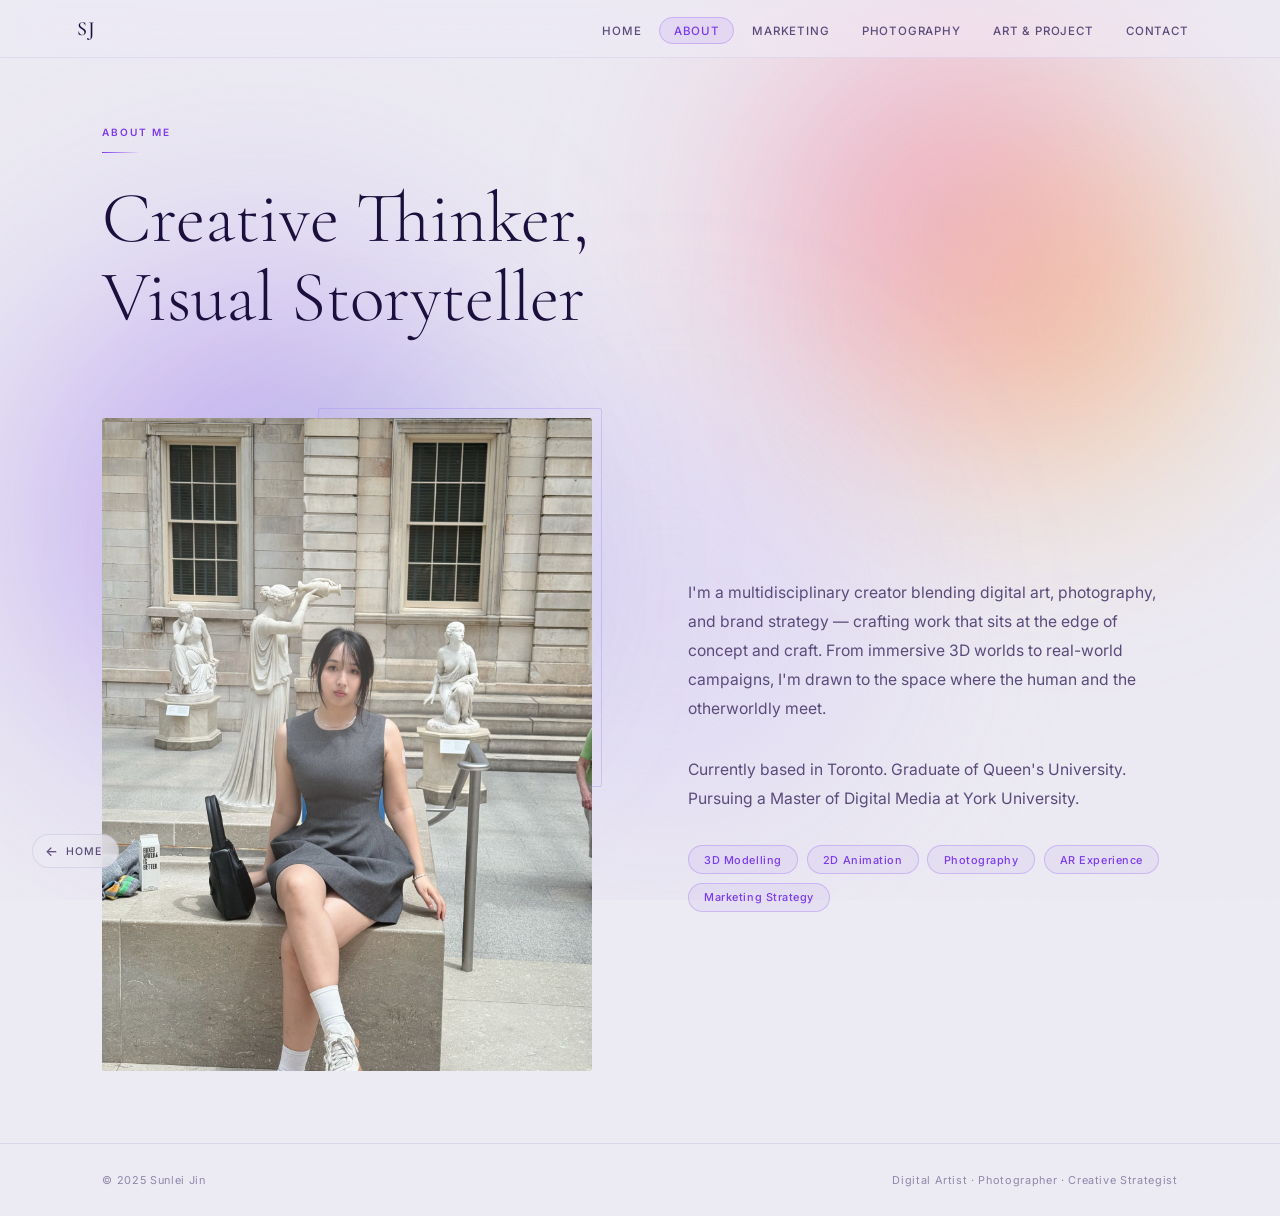
<file: about.html>
<!DOCTYPE html>
<html lang="en">
<head>
  <!-- Google tag (gtag.js) -->
<script async src="https://www.googletagmanager.com/gtag/js?id=G-15JGCM5Z6R"></script>
<script>
  window.dataLayer = window.dataLayer || [];
  function gtag(){dataLayer.push(arguments);}
  gtag('js', new Date());

  gtag('config', 'G-15JGCM5Z6R');
</script>
  <meta charset="UTF-8">
  <meta name="viewport" content="width=device-width, initial-scale=1.0">
  <title>About — Sunlei Jin</title>
  <link rel="preconnect" href="https://fonts.googleapis.com">
  <link rel="preconnect" href="https://fonts.gstatic.com" crossorigin>
  <link href="https://fonts.googleapis.com/css2?family=Cormorant+Garamond:ital,wght@0,300;0,400;0,500;1,300&family=Inter:wght@300;400;500;600&display=swap" rel="stylesheet">
  <link rel="stylesheet" href="assets/style.css">
</head>
<body>

<svg style="display:none" xmlns="http://www.w3.org/2000/svg">
  <defs>
    <filter id="strip-white" x="0" y="0" width="100%" height="100%" color-interpolation-filters="sRGB">
      <feColorMatrix type="matrix" in="SourceGraphic" result="m1" values="0 0 0 0 0  0 0 0 0 0  0 0 0 0 0  -1 -1 -1 0 3"/>
      <feColorMatrix type="matrix" in="SourceGraphic" result="m2" values="0 0 0 0 0  0 0 0 0 0  0 0 0 0 0  4 4 4 0 -0.3"/>
      <feComposite in="SourceGraphic" in2="m1" operator="in" result="s1"/>
      <feComposite in="s1" in2="m2" operator="in"/>
    </filter>
  </defs>
</svg>

<div class="aurora">
  <div class="blob b1"></div><div class="blob b2"></div>
  <div class="blob b3"></div><div class="blob b4"></div><div class="blob b5"></div>
</div>

<nav>
  <a href="index.html" class="nav-logo">SJ</a>
  <ul class="nav-links" id="navlinks">
    <li><a href="index.html">Home</a></li>
    <li><a href="about.html" class="active">About</a></li>
    <li><a href="marketing.html">Marketing</a></li>
    <li><a href="photography.html">Photography</a></li>
    <li><a href="art.html">Art & Project</a></li>
    <li><a href="contact.html">Contact</a></li>
  </ul>
  <button class="nav-ham" id="ham" aria-label="Menu">
    <svg width="22" height="22" viewBox="0 0 22 22" fill="none" stroke="currentColor" stroke-width="1.5">
      <line x1="3" y1="6" x2="19" y2="6"/><line x1="3" y1="11" x2="19" y2="11"/><line x1="3" y1="16" x2="19" y2="16"/>
    </svg>
  </button>
</nav>

<header class="page-hd">
  <span class="eyebrow">About Me</span>
  <div class="rule"></div>
  <h1 class="page-title">Creative Thinker,<br>Visual Storyteller</h1>
</header>

<section class="section">
  <div class="about">
    <div class="about-img-wrap fi">
      <div class="about-img" style="background:none;border:none;">
        <img src="assets/portrait.jpg" style="width:100%;height:100%;object-fit:cover;border-radius:2px;">
      </div>
      <div class="about-deco"></div>
    </div>
    <div class="fi" style="transition-delay:.12s">
      <p class="about-bio">
        I'm a multidisciplinary creator blending digital art, photography, and brand strategy —
        crafting work that sits at the edge of concept and craft.
        From immersive 3D worlds to real-world campaigns, I'm drawn to the space where
        the human and the otherworldly meet.
      </p>
      <p class="about-bio" style="margin-top:1rem;">
        Currently based in Toronto. Graduate of Queen's University.
        Pursuing a Master of Digital Media at York University.
      </p>
      <div class="chips" style="margin-top:2rem;">
        <span class="chip">3D Modelling</span>
        <span class="chip">2D Animation</span>
        <span class="chip">Photography</span>
        <span class="chip">AR Experience</span>
        <span class="chip">Marketing Strategy</span>
      </div>
    </div>
  </div>
</section>

<footer>
  <span>© 2025 Sunlei Jin</span>
  <span>Digital Artist · Photographer · Creative Strategist</span>
</footer>

<a href="index.html" class="back-btn" aria-label="Back to home">
  <span class="back-arr">←</span>
  <span>Home</span>
</a>

<script>
  window.addEventListener('load', () => document.body.classList.add('loaded'));
  document.querySelectorAll('a[href]').forEach(a => {
    const href = a.getAttribute('href') || '';
    if (!href.startsWith('#') && !href.startsWith('mailto') && !href.startsWith('tel') && !href.startsWith('http')) {
      a.addEventListener('click', e => {
        e.preventDefault();
        document.body.classList.remove('loaded');
        setTimeout(() => location.href = href, 340);
      });
    }
  });
  document.getElementById('ham').addEventListener('click', () => {
    document.getElementById('navlinks').classList.toggle('open');
  });
  const obs = new IntersectionObserver(entries => {
    entries.forEach(e => { if (e.isIntersecting) e.target.classList.add('in'); });
  }, { threshold: 0.08 });
  document.querySelectorAll('.fi').forEach(el => obs.observe(el));
</script>
</body>
</html>
</file>
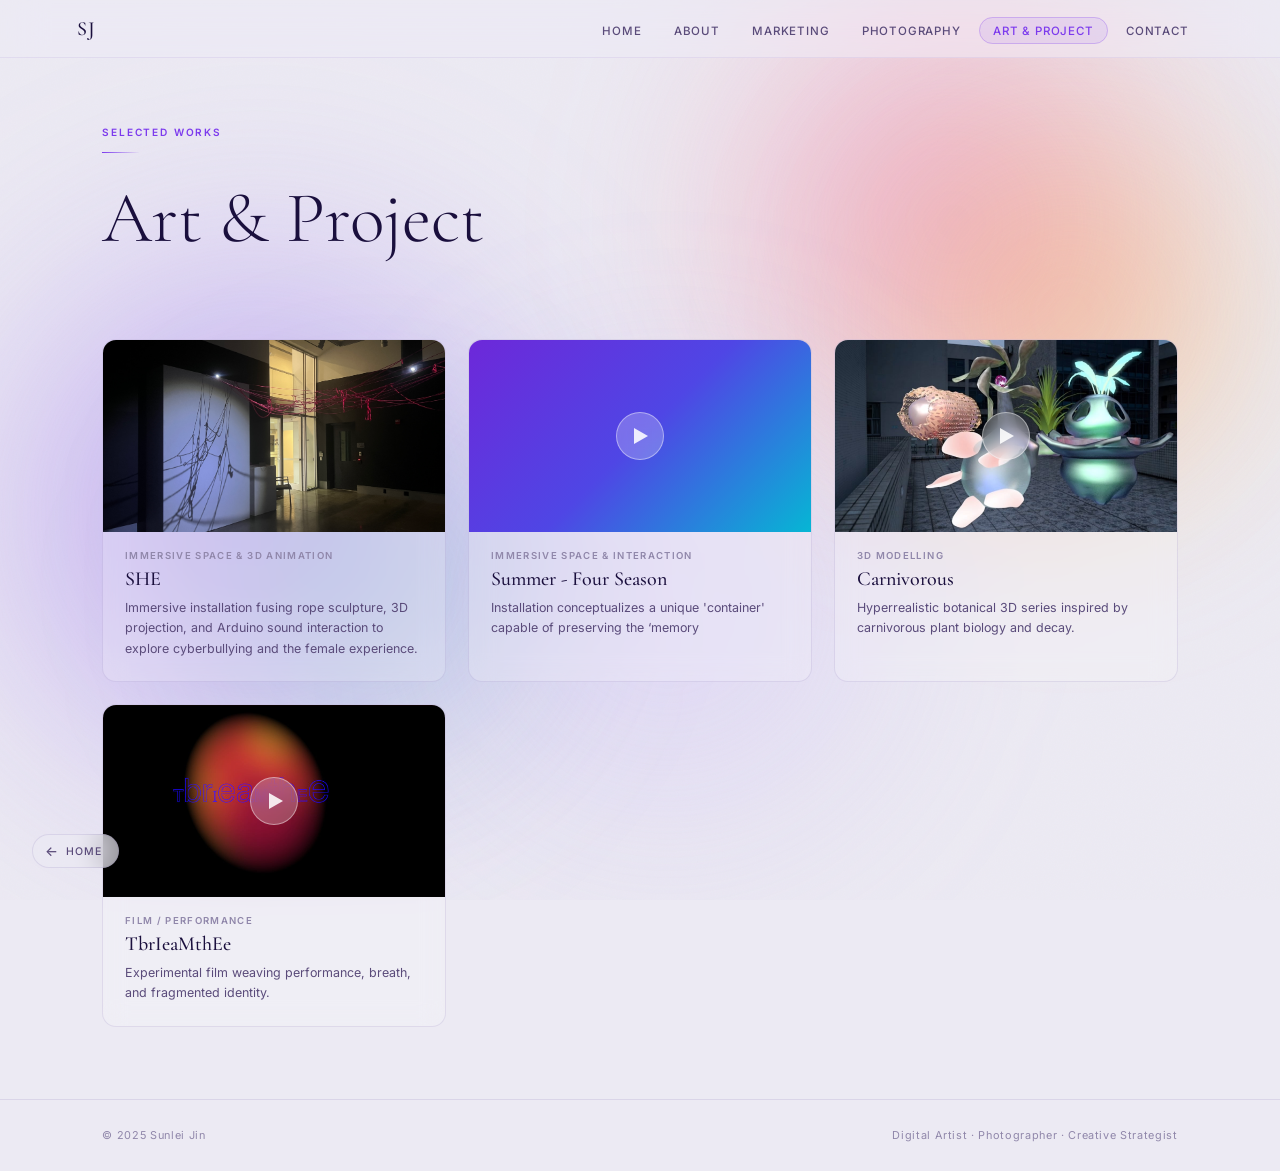
<file: art.html>
<!DOCTYPE html>
<html lang="en">
<head>
  <!-- Google tag (gtag.js) -->
<script async src="https://www.googletagmanager.com/gtag/js?id=G-15JGCM5Z6R"></script>
<script>
  window.dataLayer = window.dataLayer || [];
  function gtag(){dataLayer.push(arguments);}
  gtag('js', new Date());

  gtag('config', 'G-15JGCM5Z6R');
</script>
  <meta charset="UTF-8">
  <meta name="viewport" content="width=device-width, initial-scale=1.0">
  <title>Art & Project — Sunlei Jin</title>
  <link rel="preconnect" href="https://fonts.googleapis.com">
  <link rel="preconnect" href="https://fonts.gstatic.com" crossorigin>
  <link href="https://fonts.googleapis.com/css2?family=Cormorant+Garamond:ital,wght@0,300;0,400;0,500;1,300&family=Inter:wght@300;400;500;600&display=swap" rel="stylesheet">
  <link rel="stylesheet" href="assets/style.css">
  <style>
    /* Cards with a video link get a pointer cursor and a subtle active ring */
    .art-card[data-vimeo] { cursor: pointer; }
    .art-card[data-vimeo]:hover { transform: translateY(-5px); box-shadow: 0 25px 72px rgba(100,60,200,.14); }
    /* Linked page cards */
    a.art-card { display: flex; flex-direction: column; }
    a.art-card:hover { transform: translateY(-5px); box-shadow: 0 25px 72px rgba(100,60,200,.14); }

    /* Video lightbox */
    .vid-lb {
      position: fixed; inset: 0; z-index: 999;
      background: rgba(8, 4, 20, .96);
      display: flex; align-items: center; justify-content: center;
      opacity: 0; pointer-events: none;
      transition: opacity 300ms ease;
    }
    .vid-lb.open { opacity: 1; pointer-events: all; }

    .vid-embed {
      width: 90vw; max-width: 980px;
      aspect-ratio: 16/9;
      position: relative;
      border-radius: 6px; overflow: hidden;
      box-shadow: 0 40px 120px rgba(0,0,0,.7);
    }
    .vid-embed iframe {
      position: absolute; inset: 0;
      width: 100%; height: 100%; border: none;
    }

    .vid-lb-close {
      position: absolute; top: 1.4rem; right: 1.4rem;
      width: 40px; height: 40px; border-radius: 100px;
      background: rgba(255,255,255,.1);
      border: .5px solid rgba(255,255,255,.2);
      color: rgba(255,255,255,.8); font-size: 1.2rem;
      cursor: pointer; transition: all .2s;
      display: flex; align-items: center; justify-content: center;
      font-family: 'Inter', sans-serif; line-height: 1;
    }
    .vid-lb-close:hover { background: rgba(255,255,255,.22); color: #fff; }
  </style>
</head>
<body>

<svg style="display:none" xmlns="http://www.w3.org/2000/svg">
  <defs>
    <filter id="strip-white" x="0" y="0" width="100%" height="100%" color-interpolation-filters="sRGB">
      <feColorMatrix type="matrix" in="SourceGraphic" result="m1" values="0 0 0 0 0  0 0 0 0 0  0 0 0 0 0  -1 -1 -1 0 3"/>
      <feColorMatrix type="matrix" in="SourceGraphic" result="m2" values="0 0 0 0 0  0 0 0 0 0  0 0 0 0 0  4 4 4 0 -0.3"/>
      <feComposite in="SourceGraphic" in2="m1" operator="in" result="s1"/>
      <feComposite in="s1" in2="m2" operator="in"/>
    </filter>
  </defs>
</svg>

<div class="aurora">
  <div class="blob b1"></div><div class="blob b2"></div>
  <div class="blob b3"></div><div class="blob b4"></div><div class="blob b5"></div>
</div>

<nav>
  <a href="index.html" class="nav-logo">SJ</a>
  <ul class="nav-links" id="navlinks">
    <li><a href="index.html">Home</a></li>
    <li><a href="about.html">About</a></li>
    <li><a href="marketing.html">Marketing</a></li>
    <li><a href="photography.html">Photography</a></li>
    <li><a href="art.html" class="active">Art & Project</a></li>
    <li><a href="contact.html">Contact</a></li>
  </ul>
  <button class="nav-ham" id="ham" aria-label="Menu">
    <svg width="22" height="22" viewBox="0 0 22 22" fill="none" stroke="currentColor" stroke-width="1.5">
      <line x1="3" y1="6" x2="19" y2="6"/><line x1="3" y1="11" x2="19" y2="11"/><line x1="3" y1="16" x2="19" y2="16"/>
    </svg>
  </button>
</nav>

<header class="page-hd">
  <span class="eyebrow">Selected Works</span>
  <div class="rule"></div>
  <h1 class="page-title">Art & Project</h1>
</header>

<section class="section">
  <div class="art-grid">

    <a href="art-constraint.html" class="art-card fi" style="text-decoration:none;color:inherit;cursor:pointer;">
      <div class="art-thumb" style="background:url('assets/art/constraint/IMG_2978.JPG') center/cover no-repeat">
      </div>
      <div class="art-body">
        <p class="art-med">Immersive Space & 3D Animation</p>
        <h3 class="art-title">SHE</h3>
        <p class="art-desc">Immersive installation fusing rope sculpture, 3D projection, and Arduino sound interaction to explore cyberbullying and the female experience.</p>
      </div>
    </a>

    <div class="art-card fi" style="transition-delay:.1s">
      <div class="art-thumb" style="background:linear-gradient(135deg,#6d28d9,#4f46e5 50%,#06b6d4)">
        <div class="play"></div>
      </div>
      <div class="art-body">
        <p class="art-med">Immersive Space & Interaction</p>
        <h3 class="art-title">Summer - Four Season</h3>
        <p class="art-desc">Installation conceptualizes a unique 'container' capable of preserving the ‘memory</p>
      </div>
    </div>

    <!-- Carnivorous — Vimeo 920622594 -->
    <div class="art-card fi" style="transition-delay:.2s" data-vimeo="920622594">
      <div class="art-thumb" style="background:url('assets/art/carnivorous-thumb.jpg') center/cover no-repeat">
        <div class="play"></div>
      </div>
      <div class="art-body">
        <p class="art-med">3D Modelling</p>
        <h3 class="art-title">Carnivorous</h3>
        <p class="art-desc">Hyperrealistic botanical 3D series inspired by carnivorous plant biology and decay.</p>
      </div>
    </div>

    <!-- TbrIeaMthEe — Vimeo 780324101 -->
    <div class="art-card fi" style="transition-delay:.3s" data-vimeo="780324101">
      <div class="art-thumb" style="background:url('assets/art/tbr-thumb.jpg') center/cover no-repeat">
        <div class="play"></div>
      </div>
      <div class="art-body">
        <p class="art-med">Film / Performance</p>
        <h3 class="art-title">TbrIeaMthEe</h3>
        <p class="art-desc">Experimental film weaving performance, breath, and fragmented identity.</p>
      </div>
    </div>

  </div>
</section>

<footer>
  <span>© 2025 Sunlei Jin</span>
  <span>Digital Artist · Photographer · Creative Strategist</span>
</footer>

<a href="index.html" class="back-btn" aria-label="Back to home">
  <span class="back-arr">←</span>
  <span>Home</span>
</a>

<!-- Video lightbox -->
<div class="vid-lb" id="vidLb" role="dialog" aria-modal="true" aria-label="Video player">
  <button class="vid-lb-close" id="vidClose" aria-label="Close video">×</button>
  <div class="vid-embed">
    <iframe id="vidFrame" src="" allow="autoplay; fullscreen; picture-in-picture" allowfullscreen></iframe>
  </div>
</div>

<script>
  window.addEventListener('load', () => document.body.classList.add('loaded'));

  document.querySelectorAll('a[href]').forEach(a => {
    const href = a.getAttribute('href') || '';
    if (!href.startsWith('#') && !href.startsWith('mailto') && !href.startsWith('tel') && !href.startsWith('http')) {
      a.addEventListener('click', e => {
        e.preventDefault();
        document.body.classList.remove('loaded');
        setTimeout(() => location.href = href, 340);
      });
    }
  });

  document.getElementById('ham').addEventListener('click', () => {
    document.getElementById('navlinks').classList.toggle('open');
  });

  const obs = new IntersectionObserver(entries => {
    entries.forEach(e => { if (e.isIntersecting) e.target.classList.add('in'); });
  }, { threshold: 0.08 });
  document.querySelectorAll('.fi').forEach(el => obs.observe(el));

  // ── Video lightbox ────────────────────────────────
  const vidLb    = document.getElementById('vidLb');
  const vidFrame = document.getElementById('vidFrame');

  function openVid(vimeoId) {
    vidFrame.src = 'https://player.vimeo.com/video/' + vimeoId + '?autoplay=1&color=7c3aed&title=0&byline=0&portrait=0';
    vidLb.classList.add('open');
    document.body.style.overflow = 'hidden';
  }

  function closeVid() {
    vidLb.classList.remove('open');
    vidFrame.src = '';          // stops playback immediately
    document.body.style.overflow = '';
  }

  document.querySelectorAll('.art-card[data-vimeo]').forEach(card => {
    card.addEventListener('click', () => openVid(card.dataset.vimeo));
  });

  document.getElementById('vidClose').addEventListener('click', closeVid);
  vidLb.addEventListener('click', e => { if (e.target === vidLb) closeVid(); });
  document.addEventListener('keydown', e => { if (e.key === 'Escape') closeVid(); });
</script>
</body>
</html>
</file>
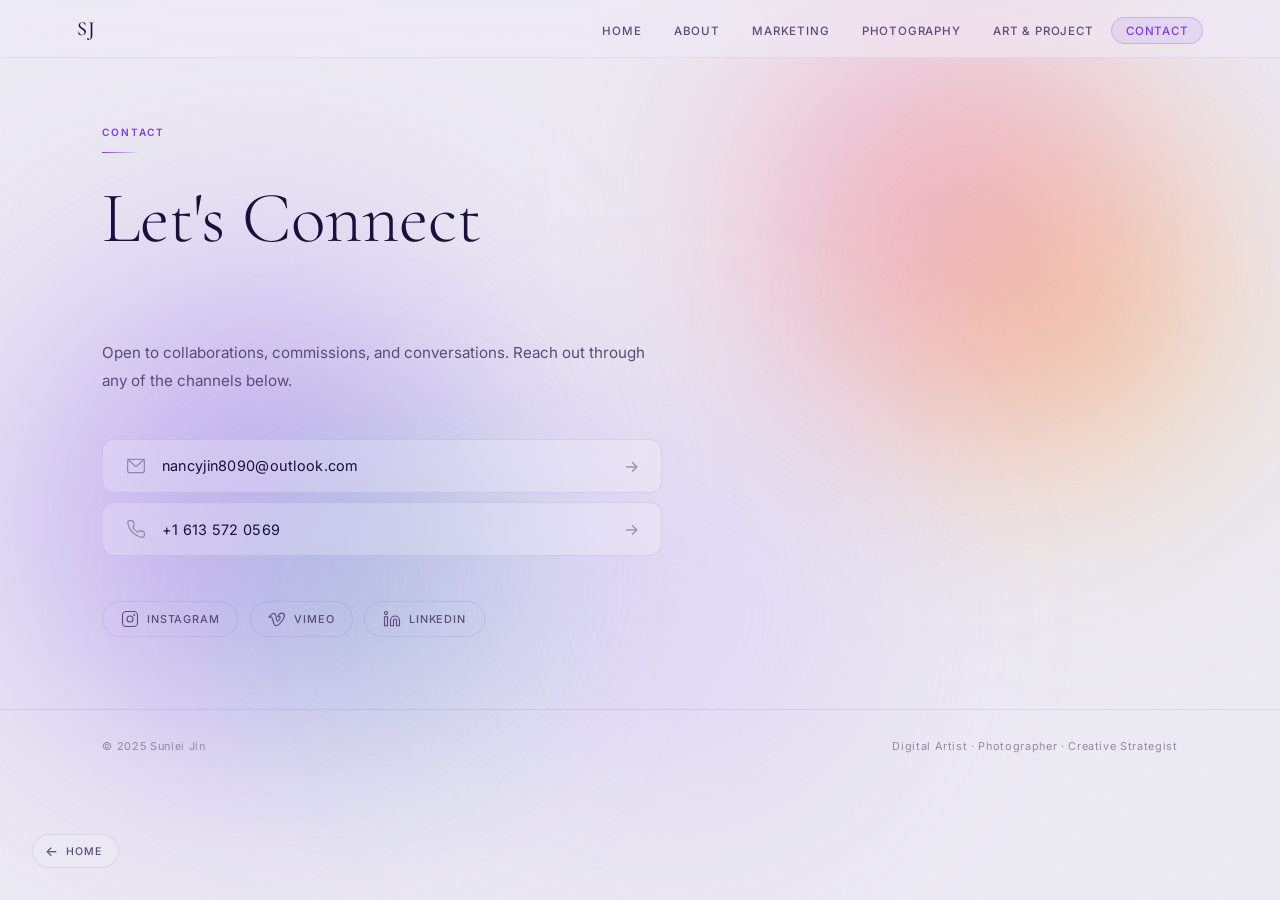
<file: contact.html>
<!DOCTYPE html>
<html lang="en">
<head>
  <!-- Google tag (gtag.js) -->
<script async src="https://www.googletagmanager.com/gtag/js?id=G-15JGCM5Z6R"></script>
<script>
  window.dataLayer = window.dataLayer || [];
  function gtag(){dataLayer.push(arguments);}
  gtag('js', new Date());

  gtag('config', 'G-15JGCM5Z6R');
</script>
  <meta charset="UTF-8">
  <meta name="viewport" content="width=device-width, initial-scale=1.0">
  <title>Contact — Sunlei Jin</title>
  <link rel="preconnect" href="https://fonts.googleapis.com">
  <link rel="preconnect" href="https://fonts.gstatic.com" crossorigin>
  <link href="https://fonts.googleapis.com/css2?family=Cormorant+Garamond:ital,wght@0,300;0,400;0,500;1,300&family=Inter:wght@300;400;500;600&display=swap" rel="stylesheet">
  <link rel="stylesheet" href="assets/style.css">
</head>
<body>

<svg style="display:none" xmlns="http://www.w3.org/2000/svg">
  <defs>
    <filter id="strip-white" x="0" y="0" width="100%" height="100%" color-interpolation-filters="sRGB">
      <feColorMatrix type="matrix" in="SourceGraphic" result="m1" values="0 0 0 0 0  0 0 0 0 0  0 0 0 0 0  -1 -1 -1 0 3"/>
      <feColorMatrix type="matrix" in="SourceGraphic" result="m2" values="0 0 0 0 0  0 0 0 0 0  0 0 0 0 0  4 4 4 0 -0.3"/>
      <feComposite in="SourceGraphic" in2="m1" operator="in" result="s1"/>
      <feComposite in="s1" in2="m2" operator="in"/>
    </filter>
  </defs>
</svg>

<div class="aurora">
  <div class="blob b1"></div><div class="blob b2"></div>
  <div class="blob b3"></div><div class="blob b4"></div><div class="blob b5"></div>
</div>

<nav>
  <a href="index.html" class="nav-logo">SJ</a>
  <ul class="nav-links" id="navlinks">
    <li><a href="index.html">Home</a></li>
    <li><a href="about.html">About</a></li>
    <li><a href="marketing.html">Marketing</a></li>
    <li><a href="photography.html">Photography</a></li>
    <li><a href="art.html">Art & Project</a></li>
    <li><a href="contact.html" class="active">Contact</a></li>
  </ul>
  <button class="nav-ham" id="ham" aria-label="Menu">
    <svg width="22" height="22" viewBox="0 0 22 22" fill="none" stroke="currentColor" stroke-width="1.5">
      <line x1="3" y1="6" x2="19" y2="6"/><line x1="3" y1="11" x2="19" y2="11"/><line x1="3" y1="16" x2="19" y2="16"/>
    </svg>
  </button>
</nav>

<header class="page-hd">
  <span class="eyebrow">Contact</span>
  <div class="rule"></div>
  <h1 class="page-title">Let's Connect</h1>
</header>

<section class="section">
  <div class="contact fi">
    <p class="contact-intro">
      Open to collaborations, commissions, and conversations.
      Reach out through any of the channels below.
    </p>

    <div class="contact-links">
      <a href="mailto:nancyjin8090@outlook.com" class="contact-row">
        <span class="contact-icon">
          <svg width="20" height="20" viewBox="0 0 24 24" fill="none" stroke="currentColor" stroke-width="1.5" stroke-linecap="round" stroke-linejoin="round">
            <rect x="2" y="4" width="20" height="16" rx="2"/><polyline points="2,4 12,13 22,4"/>
          </svg>
        </span>
        <span class="contact-label">nancyjin8090@outlook.com</span>
        <span class="contact-arr">→</span>
      </a>
      <a href="tel:+16135720569" class="contact-row">
        <span class="contact-icon">
          <svg width="20" height="20" viewBox="0 0 24 24" fill="none" stroke="currentColor" stroke-width="1.5" stroke-linecap="round" stroke-linejoin="round">
            <path d="M22 16.92v3a2 2 0 0 1-2.18 2 19.79 19.79 0 0 1-8.63-3.07 19.5 19.5 0 0 1-6-6 19.79 19.79 0 0 1-3.07-8.67A2 2 0 0 1 4.11 2h3a2 2 0 0 1 2 1.72c.127.96.361 1.903.7 2.81a2 2 0 0 1-.45 2.11L8.09 9.91a16 16 0 0 0 6 6l1.27-1.27a2 2 0 0 1 2.11-.45c.907.339 1.85.573 2.81.7A2 2 0 0 1 22 16.92z"/>
          </svg>
        </span>
        <span class="contact-label">+1 613 572 0569</span>
        <span class="contact-arr">→</span>
      </a>
    </div>

    <div class="socials">
      <a href="https://www.instagram.com/sunleijin_photography/" class="social-btn" target="_blank" rel="noopener">
        <svg width="18" height="18" viewBox="0 0 24 24" fill="none" stroke="currentColor" stroke-width="1.5" stroke-linecap="round" stroke-linejoin="round">
          <rect x="2" y="2" width="20" height="20" rx="5" ry="5"/><circle cx="12" cy="12" r="4"/><circle cx="17.5" cy="6.5" r="0.5" fill="currentColor"/>
        </svg>
        Instagram
      </a>
      <a href="https://vimeo.com" class="social-btn" target="_blank" rel="noopener">
        <svg width="18" height="18" viewBox="0 0 24 24" fill="none" stroke="currentColor" stroke-width="1.5" stroke-linecap="round" stroke-linejoin="round">
          <path d="M22 7.42c-.09 2-1.5 4.74-4.19 8.21C15 19.29 12.67 21 10.7 21c-1.19 0-2.2-1.1-3.03-3.3L6.1 12.4C5.5 10.2 4.86 9.1 4.18 9.1c-.15 0-.68.32-1.6.96L1.5 8.9C2.53 8 3.54 7.1 4.54 6.21 5.88 5.1 6.9 4.5 7.58 4.45c1.58-.15 2.55.93 2.92 3.23.4 2.47.67 4.01.82 4.6.46 2.07.96 3.1 1.5 3.1.43 0 1.06-.67 1.92-2.02.85-1.35 1.3-2.38 1.36-3.1.12-1.17-.34-1.76-1.36-1.76-.49 0-.99.11-1.5.33.99-3.25 2.89-4.83 5.68-4.74 2.07.06 3.05 1.4 2.98 4.01z"/>
        </svg>
        Vimeo
      </a>
      <a href="https://www.linkedin.com/in/sunlei-jin/" class="social-btn" target="_blank" rel="noopener">
        <svg width="18" height="18" viewBox="0 0 24 24" fill="none" stroke="currentColor" stroke-width="1.5" stroke-linecap="round" stroke-linejoin="round">
          <path d="M16 8a6 6 0 0 1 6 6v7h-4v-7a2 2 0 0 0-2-2 2 2 0 0 0-2 2v7h-4v-7a6 6 0 0 1 6-6z"/><rect x="2" y="9" width="4" height="12"/><circle cx="4" cy="4" r="2"/>
        </svg>
        LinkedIn
      </a>
    </div>
  </div>
</section>

<footer>
  <span>© 2025 Sunlei Jin</span>
  <span>Digital Artist · Photographer · Creative Strategist</span>
</footer>

<a href="index.html" class="back-btn" aria-label="Back to home">
  <span class="back-arr">←</span>
  <span>Home</span>
</a>

<script>
  window.addEventListener('load', () => document.body.classList.add('loaded'));
  document.querySelectorAll('a[href]').forEach(a => {
    const href = a.getAttribute('href') || '';
    if (!href.startsWith('#') && !href.startsWith('mailto') && !href.startsWith('tel') && !href.startsWith('http')) {
      a.addEventListener('click', e => {
        e.preventDefault();
        document.body.classList.remove('loaded');
        setTimeout(() => location.href = href, 340);
      });
    }
  });
  document.getElementById('ham').addEventListener('click', () => {
    document.getElementById('navlinks').classList.toggle('open');
  });
  const obs = new IntersectionObserver(entries => {
    entries.forEach(e => { if (e.isIntersecting) e.target.classList.add('in'); });
  }, { threshold: 0.08 });
  document.querySelectorAll('.fi').forEach(el => obs.observe(el));
</script>
</body>
</html>
</file>
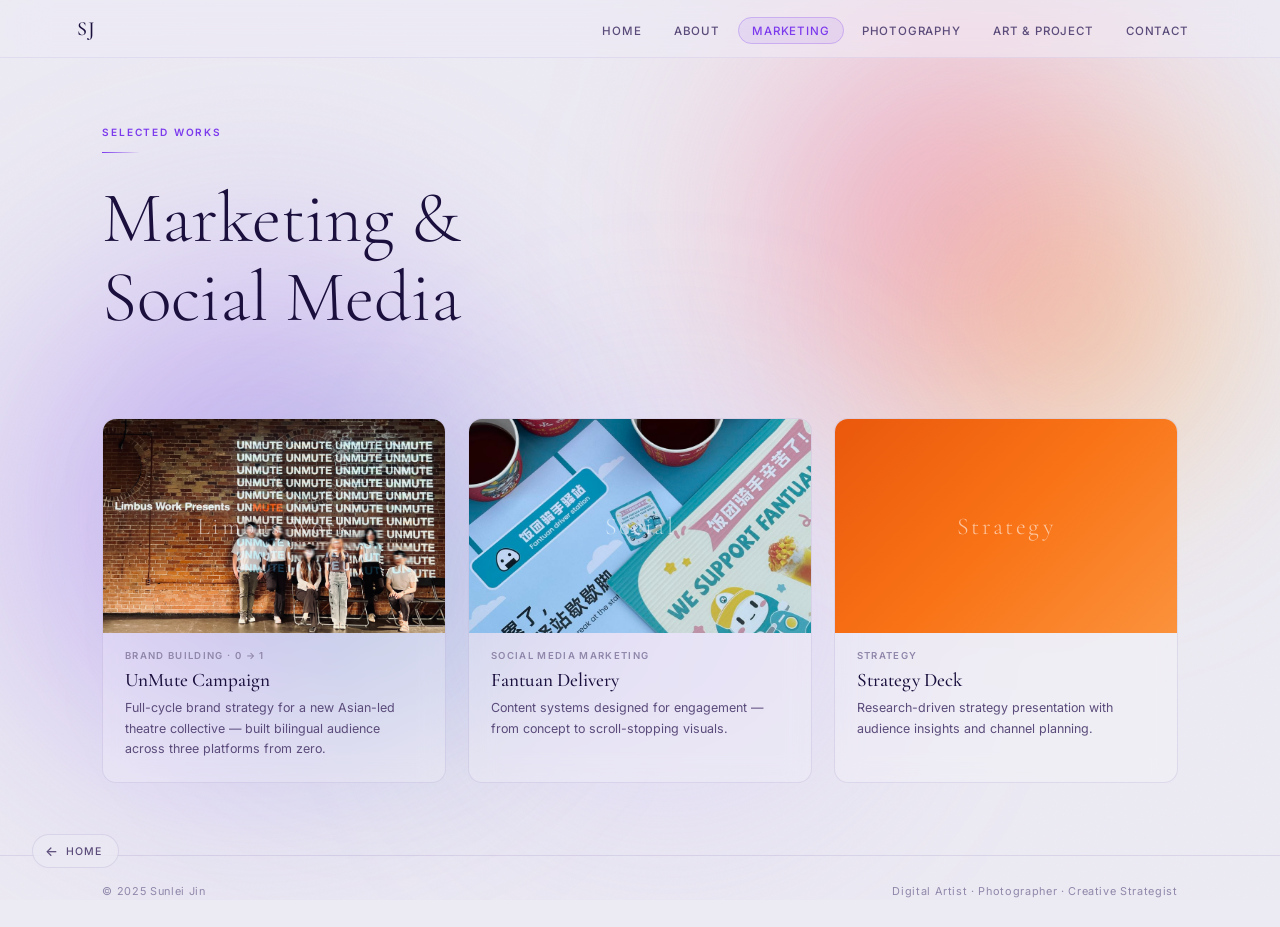
<file: marketing.html>
<!DOCTYPE html>
<html lang="en">
<head>
  <!-- Google tag (gtag.js) -->
<script async src="https://www.googletagmanager.com/gtag/js?id=G-15JGCM5Z6R"></script>
<script>
  window.dataLayer = window.dataLayer || [];
  function gtag(){dataLayer.push(arguments);}
  gtag('js', new Date());

  gtag('config', 'G-15JGCM5Z6R');
</script>
  <meta charset="UTF-8">
  <meta name="viewport" content="width=device-width, initial-scale=1.0">
  <title>Marketing — Sunlei Jin</title>
  <link rel="preconnect" href="https://fonts.googleapis.com">
  <link rel="preconnect" href="https://fonts.gstatic.com" crossorigin>
  <link href="https://fonts.googleapis.com/css2?family=Cormorant+Garamond:ital,wght@0,300;0,400;0,500;1,300&family=Inter:wght@300;400;500;600&display=swap" rel="stylesheet">
  <link rel="stylesheet" href="assets/style.css">
</head>
<body>

<svg style="display:none" xmlns="http://www.w3.org/2000/svg">
  <defs>
    <filter id="strip-white" x="0" y="0" width="100%" height="100%" color-interpolation-filters="sRGB">
      <feColorMatrix type="matrix" in="SourceGraphic" result="m1" values="0 0 0 0 0  0 0 0 0 0  0 0 0 0 0  -1 -1 -1 0 3"/>
      <feColorMatrix type="matrix" in="SourceGraphic" result="m2" values="0 0 0 0 0  0 0 0 0 0  0 0 0 0 0  4 4 4 0 -0.3"/>
      <feComposite in="SourceGraphic" in2="m1" operator="in" result="s1"/>
      <feComposite in="s1" in2="m2" operator="in"/>
    </filter>
  </defs>
</svg>

<div class="aurora">
  <div class="blob b1"></div><div class="blob b2"></div>
  <div class="blob b3"></div><div class="blob b4"></div><div class="blob b5"></div>
</div>

<nav>
  <a href="index.html" class="nav-logo">SJ</a>
  <ul class="nav-links" id="navlinks">
    <li><a href="index.html">Home</a></li>
    <li><a href="about.html">About</a></li>
    <li><a href="marketing.html" class="active">Marketing</a></li>
    <li><a href="photography.html">Photography</a></li>
    <li><a href="art.html">Art & Project</a></li>
    <li><a href="contact.html">Contact</a></li>
  </ul>
  <button class="nav-ham" id="ham" aria-label="Menu">
    <svg width="22" height="22" viewBox="0 0 22 22" fill="none" stroke="currentColor" stroke-width="1.5">
      <line x1="3" y1="6" x2="19" y2="6"/><line x1="3" y1="11" x2="19" y2="11"/><line x1="3" y1="16" x2="19" y2="16"/>
    </svg>
  </button>
</nav>

<header class="page-hd">
  <span class="eyebrow">Selected Works</span>
  <div class="rule"></div>
  <h1 class="page-title">Marketing &<br>Social Media</h1>
</header>

<section class="section">
  <div class="cards">
    <a href="marketing-limbus.html" class="card fi" style="text-decoration:none;color:inherit;display:flex;flex-direction:column;">
      <div class="card-thumb" style="background:url('assets/Marketing/limbus-work/hero-image.JPG') center/cover no-repeat">
        <span class="card-thumb-lbl">Limbus Work</span>
      </div>
      <div class="card-body">
        <p class="card-cat">Brand Building · 0 → 1</p>
        <h3 class="card-title">UnMute Campaign</h3>
        <p class="card-desc">Full-cycle brand strategy for a new Asian-led theatre collective — built bilingual audience across three platforms from zero.</p>
      </div>
    </a>
    <a href="marketing-fantuan.html" class="card fi" style="transition-delay:.1s;text-decoration:none;color:inherit;display:flex;flex-direction:column;">
      <div class="card-thumb" style="background:url('assets/Marketing/fantuan-delivery/Section%203%20%E2%80%94%20event%20campaign/campaign%20image%201.JPG') center/cover no-repeat">
        <span class="card-thumb-lbl">Social</span>
      </div>
      <div class="card-body">
        <p class="card-cat">Social Media Marketing</p>
        <h3 class="card-title">Fantuan Delivery</h3>
        <p class="card-desc">Content systems designed for engagement — from concept to scroll-stopping visuals.</p>
      </div>
    </a>
    <div class="card fi" style="transition-delay:.2s">
      <div class="card-thumb" style="background:linear-gradient(135deg,#ea580c,#f97316,#fb923c)">
        <span class="card-thumb-lbl">Strategy</span>
      </div>
      <div class="card-body">
        <p class="card-cat">Strategy</p>
        <h3 class="card-title">Strategy Deck</h3>
        <p class="card-desc">Research-driven strategy presentation with audience insights and channel planning.</p>
      </div>
    </div>
  </div>
</section>

<footer>
  <span>© 2025 Sunlei Jin</span>
  <span>Digital Artist · Photographer · Creative Strategist</span>
</footer>

<a href="index.html" class="back-btn" aria-label="Back to home">
  <span class="back-arr">←</span>
  <span>Home</span>
</a>

<script>
  window.addEventListener('load', () => document.body.classList.add('loaded'));
  document.querySelectorAll('a[href]').forEach(a => {
    const href = a.getAttribute('href') || '';
    if (!href.startsWith('#') && !href.startsWith('mailto') && !href.startsWith('tel') && !href.startsWith('http')) {
      a.addEventListener('click', e => {
        e.preventDefault();
        document.body.classList.remove('loaded');
        setTimeout(() => location.href = href, 340);
      });
    }
  });
  document.getElementById('ham').addEventListener('click', () => {
    document.getElementById('navlinks').classList.toggle('open');
  });
  const obs = new IntersectionObserver(entries => {
    entries.forEach(e => { if (e.isIntersecting) e.target.classList.add('in'); });
  }, { threshold: 0.08 });
  document.querySelectorAll('.fi').forEach(el => obs.observe(el));
</script>
</body>
</html>
</file>
<file: assets/style.css>
/* ── Reset ──────────────────────────────────────── */
*, *::before, *::after { box-sizing: border-box; margin: 0; padding: 0; }
:root {
  --base:   #eceaf3;
  --text-1: #1a0f3d;
  --text-2: #5a4b7a;
  --text-3: #9087aa;
  --purple: #7c3aed;
  --border: rgba(100,80,160,0.13);
}
html { scroll-behavior: smooth; }
body {
  font-family: 'Inter', sans-serif;
  background: var(--base); color: var(--text-1); overflow-x: hidden;
  opacity: 0; transition: opacity 0.35s ease;
}
body.loaded { opacity: 1; }

/* ── Aurora ─────────────────────────────────────── */
.aurora { position:fixed; inset:0; z-index:-2; background:var(--base); overflow:hidden; }
.blob   { position:absolute; border-radius:50%; filter:blur(88px); }
.b1 { width:58vw; height:55vw; max-width:720px; left:-8%; top:18%;
      background:radial-gradient(circle,rgba(110,50,230,.42) 0%,rgba(139,92,246,.2) 45%,transparent 70%);
      animation:af 20s ease-in-out infinite; }
.b2 { width:48vw; height:46vw; max-width:600px; right:2%; top:-8%;
      background:radial-gradient(circle,rgba(236,72,153,.48) 0%,rgba(251,113,133,.25) 42%,transparent 68%);
      animation:af 25s ease-in-out infinite reverse; }
.b3 { width:42vw; height:38vw; max-width:520px; right:-4%; top:8%;
      background:radial-gradient(circle,rgba(251,146,60,.44) 0%,rgba(252,211,77,.2) 42%,transparent 68%);
      animation:af 18s ease-in-out infinite 5s; }
.b4 { width:38vw; height:32vw; max-width:440px; left:12%; bottom:12%;
      background:radial-gradient(circle,rgba(52,211,153,.28) 0%,rgba(110,231,183,.13) 40%,transparent 68%);
      animation:af 22s ease-in-out infinite 3s reverse; }
.b5 { width:52vw; height:42vw; max-width:620px; left:28%; top:38%;
      background:radial-gradient(circle,rgba(192,168,255,.28) 0%,rgba(167,139,250,.13) 42%,transparent 68%);
      animation:af 30s ease-in-out infinite 8s; }
@keyframes af {
  0%,100% { transform:translate(0,0)   scale(1)    rotate(0deg); }
  25%      { transform:translate(3%,-4%) scale(1.05) rotate(1deg); }
  50%      { transform:translate(-2%,3%) scale(0.97) rotate(-1deg); }
  75%      { transform:translate(4%,2%)  scale(1.03) rotate(.5deg); }
}
.aurora::after {
  content:''; position:absolute; inset:0; pointer-events:none; opacity:.45;
  background-image:url("data:image/svg+xml,%3Csvg xmlns='http://www.w3.org/2000/svg' width='240' height='240'%3E%3Cfilter id='n'%3E%3CfeTurbulence type='fractalNoise' baseFrequency='.85' numOctaves='4' stitchTiles='stitch'/%3E%3C/filter%3E%3Crect width='240' height='240' filter='url(%23n)' opacity='.06'/%3E%3C/svg%3E");
  background-size:240px 240px;
}

/* ── Nav ────────────────────────────────────────── */
nav {
  position:fixed; top:0; left:0; right:0; z-index:100;
  height:58px; padding:0 clamp(1.5rem,6vw,5rem);
  display:flex; align-items:center; gap:.5rem;
  background:rgba(236,234,243,.58);
  backdrop-filter:blur(22px) saturate(1.6);
  border-bottom:.5px solid rgba(180,160,220,.2);
}
.nav-logo {
  font-family:'Cormorant Garamond',serif;
  font-size:1.25rem; font-weight:500; letter-spacing:.06em;
  color:var(--text-1); text-decoration:none; margin-right:auto;
}
.nav-links { display:flex; align-items:center; gap:.2rem; list-style:none; }
.nav-links a {
  font-size:.72rem; font-weight:500; letter-spacing:.07em; text-transform:uppercase;
  color:var(--text-2); text-decoration:none;
  padding:.35rem .85rem; border-radius:100px;
  border:.5px solid transparent; transition:all .22s;
}
.nav-links a:hover  { color:var(--purple); background:rgba(124,58,237,.07); border-color:rgba(124,58,237,.22); }
.nav-links a.active { color:var(--purple); background:rgba(124,58,237,.09); border-color:rgba(124,58,237,.25); }
.nav-ham { display:none; background:none; border:none; cursor:pointer; color:var(--text-1); padding:4px; }

/* ── HERO ───────────────────────────────────────── */
.hero {
  min-height:100vh; display:flex; flex-direction:column;
  align-items:center; justify-content:center; text-align:center;
  padding:80px 2rem 5rem; position:relative;
}
.logo-wrap { width:clamp(180px,22vw,230px); margin-bottom:2.8rem; }
.logo-wrap img { width:100%; height:auto; display:block; filter:url(#strip-white); }
.hero-name {
  font-family:'Cormorant Garamond',serif;
  font-size:clamp(.9rem,2vw,1.3rem); font-weight:400;
  letter-spacing:.42em; text-transform:uppercase;
  color:var(--text-2); margin-bottom:.7rem;
}
.hero-title {
  font-family:'Cormorant Garamond',serif;
  font-size:clamp(3.2rem,11vw,9.5rem); font-weight:300;
  letter-spacing:.26em; line-height:1; margin-bottom:2rem;
  background:linear-gradient(135deg,#2d1b5e 0%,#4c1d95 40%,#2d1b5e 75%,#1a0f3d 100%);
  -webkit-background-clip:text; -webkit-text-fill-color:transparent; background-clip:text;
}
.hero-sub {
  font-size:.75rem; font-weight:400; letter-spacing:.16em; text-transform:uppercase;
  color:var(--text-2);
}
.hero-sub span { margin:0 .55rem; opacity:.45; }
.scroll-cue {
  position:absolute; bottom:2.5rem; left:50%; transform:translateX(-50%);
  display:flex; flex-direction:column; align-items:center; gap:.55rem;
  color:var(--text-3); font-size:.62rem; letter-spacing:.13em; text-transform:uppercase;
  animation:sc 2.2s ease-in-out infinite;
}
.scroll-line { width:1px; height:38px; background:linear-gradient(to bottom,var(--text-3),transparent); }
@keyframes sc {
  0%,100% { opacity:.5; transform:translateX(-50%) translateY(0); }
  50%      { opacity:1;  transform:translateX(-50%) translateY(5px); }
}

/* ── Page header (subpages) ─────────────────────── */
.page-hd {
  padding:clamp(100px,14vh,130px) clamp(1.5rem,8vw,7rem) clamp(2rem,4vh,3.5rem);
}
.page-title {
  font-family:'Cormorant Garamond',serif;
  font-size:clamp(2.4rem,6vw,4.5rem); font-weight:300;
  color:var(--text-1); line-height:1.1;
}

/* ── Shared section ─────────────────────────────── */
.section  { padding:clamp(2rem,5vh,4rem) clamp(1.5rem,8vw,7rem) clamp(4rem,8vh,6rem); }
.eyebrow  { display:block; font-size:.63rem; font-weight:600; letter-spacing:.18em; text-transform:uppercase; color:var(--purple); margin-bottom:.9rem; }
.sec-title{ font-family:'Cormorant Garamond',serif; font-size:clamp(2rem,4.5vw,3.3rem); font-weight:300; color:var(--text-1); line-height:1.15; margin-bottom:1.6rem; }
.rule     { width:38px; height:1px; background:linear-gradient(to right,var(--purple),transparent); margin-bottom:1.6rem; }

/* Fade in */
.fi { opacity:0; transform:translateY(22px); transition:opacity .72s ease, transform .72s ease; }
.fi.in { opacity:1; transform:translateY(0); }

/* ── About ──────────────────────────────────────── */
.about { display:grid; grid-template-columns:1fr 1fr; gap:clamp(3rem,8vw,6rem); align-items:center; }
.about-img-wrap { position:relative; }
.about-img {
  width:100%; aspect-ratio:3/4; border-radius:2px;
  background:linear-gradient(135deg,rgba(167,139,250,.28) 0%,rgba(236,72,153,.22) 55%,rgba(251,146,60,.18) 100%);
  border:.5px solid var(--border);
  display:flex; align-items:center; justify-content:center;
  color:var(--text-3); font-size:.7rem; letter-spacing:.1em;
  overflow:hidden; position:relative;
}
.about-img::before {
  content:''; position:absolute; inset:0;
  background:radial-gradient(circle at 38% 38%,rgba(255,255,255,.28),transparent 60%);
}
.about-img-note { position:relative; z-index:1; }
.about-deco {
  position:absolute; top:-10px; right:-10px;
  width:58%; height:58%;
  border:.5px solid rgba(167,139,250,.38); border-radius:2px; z-index:-1;
}
.about-bio { font-size:.98rem; line-height:1.85; color:var(--text-2); margin-bottom:2rem; }
.chips { display:flex; flex-wrap:wrap; gap:.55rem; }
.chip {
  font-size:.68rem; font-weight:500; letter-spacing:.05em;
  padding:.4rem .95rem; border-radius:100px;
  border:.5px solid rgba(124,58,237,.24); color:var(--purple);
  background:rgba(124,58,237,.06);
}

/* ── Cards (Marketing) ──────────────────────────── */
.cards { display:grid; grid-template-columns:repeat(auto-fill,minmax(280px,1fr)); gap:1.4rem; }
.card {
  border-radius:14px; overflow:hidden; border:.5px solid var(--border);
  background:rgba(255,255,255,.22); backdrop-filter:blur(12px);
  cursor:pointer; transition:transform .3s, box-shadow .3s;
}
.card:hover { transform:translateY(-5px); box-shadow:0 22px 64px rgba(100,60,200,.13); }
.card-thumb { width:100%; aspect-ratio:16/10; display:flex; align-items:center; justify-content:center; overflow:hidden; }
.card-thumb-lbl {
  font-family:'Cormorant Garamond',serif;
  font-size:1.5rem; font-weight:300; letter-spacing:.1em;
  color:rgba(255,255,255,.58);
}
.card-body  { padding:1.1rem 1.35rem 1.35rem; }
.card-cat   { font-size:.6rem; font-weight:600; letter-spacing:.14em; text-transform:uppercase; color:var(--text-3); margin-bottom:.4rem; }
.card-title { font-family:'Cormorant Garamond',serif; font-size:1.2rem; font-weight:500; color:var(--text-1); margin-bottom:.4rem; }
.card-desc  { font-size:.78rem; color:var(--text-2); line-height:1.65; }

/* ── Photography grid ───────────────────────────── */
.photo-grid { display:grid; grid-template-columns:repeat(3,1fr); gap:.75rem; }
.photo-item { border-radius:8px; overflow:hidden; cursor:pointer; position:relative; transition:transform .3s; }
.photo-item:hover { transform:scale(1.025); }
.photo-item:hover .photo-ov { opacity:1; }
.photo-item:nth-child(1) { grid-column:span 2; }
.photo-item:nth-child(5) { grid-column:span 2; }
.photo-thumb { width:100%; aspect-ratio:1; display:flex; align-items:flex-end; padding:.9rem 1rem; }
.photo-item:nth-child(1) .photo-thumb,
.photo-item:nth-child(5) .photo-thumb { aspect-ratio:2; }
.photo-lbl { font-size:.63rem; font-weight:500; letter-spacing:.1em; text-transform:uppercase; color:rgba(255,255,255,.8); position:relative; z-index:1; }
.photo-ov {
  position:absolute; inset:0; background:rgba(20,0,50,.38);
  display:flex; align-items:center; justify-content:center;
  opacity:0; transition:opacity .3s; border-radius:8px;
}
.photo-ov span { color:#fff; font-size:.66rem; letter-spacing:.15em; text-transform:uppercase; }

/* ── Art grid ───────────────────────────────────── */
.art-grid { display:grid; grid-template-columns:repeat(auto-fill,minmax(290px,1fr)); gap:1.4rem; }
.art-card {
  border-radius:14px; overflow:hidden; border:.5px solid var(--border);
  background:rgba(255,255,255,.2); backdrop-filter:blur(12px);
  cursor:pointer; transition:transform .3s, box-shadow .3s;
}
.art-card:hover { transform:translateY(-5px); box-shadow:0 25px 72px rgba(100,60,200,.14); }
.art-thumb { width:100%; aspect-ratio:16/9; display:flex; align-items:center; justify-content:center; overflow:hidden; }
.play {
  width:48px; height:48px; border-radius:50%;
  background:rgba(255,255,255,.24); backdrop-filter:blur(8px);
  border:1px solid rgba(255,255,255,.42);
  display:flex; align-items:center; justify-content:center;
  transition:transform .22s;
}
.art-card:hover .play { transform:scale(1.1); }
.play::after {
  content:''; width:0; height:0; border-style:solid;
  border-width:8px 0 8px 14px;
  border-color:transparent transparent transparent rgba(255,255,255,.88);
  margin-left:3px;
}
.art-body  { padding:1.1rem 1.35rem 1.35rem; }
.art-med   { font-size:.6rem; font-weight:600; letter-spacing:.14em; text-transform:uppercase; color:var(--text-3); margin-bottom:.4rem; }
.art-title { font-family:'Cormorant Garamond',serif; font-size:1.25rem; font-weight:500; color:var(--text-1); margin-bottom:.4rem; }
.art-desc  { font-size:.78rem; color:var(--text-2); line-height:1.65; }

/* ── Contact ────────────────────────────────────── */
.contact { max-width:560px; }
.contact-intro {
  font-size:.95rem; line-height:1.8; color:var(--text-2);
  margin-bottom:2.8rem;
}
.contact-links { display:flex; flex-direction:column; gap:.6rem; margin-bottom:2.8rem; }
.contact-row {
  display:flex; align-items:center; gap:1rem;
  padding:1rem 1.4rem; border-radius:12px;
  border:.5px solid var(--border);
  background:rgba(255,255,255,.22); backdrop-filter:blur(12px);
  text-decoration:none; color:var(--text-1);
  transition:all .22s;
}
.contact-row:hover { border-color:rgba(124,58,237,.3); background:rgba(124,58,237,.05); color:var(--purple); }
.contact-icon { color:var(--text-3); flex-shrink:0; display:flex; }
.contact-row:hover .contact-icon { color:var(--purple); }
.contact-label { font-size:.9rem; letter-spacing:.02em; flex:1; }
.contact-arr { color:var(--text-3); font-size:1rem; transition:transform .22s; }
.contact-row:hover .contact-arr { transform:translateX(4px); color:var(--purple); }
.socials { display:flex; gap:.7rem; flex-wrap:wrap; }
.social-btn {
  display:inline-flex; align-items:center; gap:.5rem;
  font-size:.68rem; font-weight:500; letter-spacing:.08em; text-transform:uppercase;
  color:var(--text-2); text-decoration:none;
  padding:.5rem 1.1rem; border-radius:100px;
  border:.5px solid var(--border); transition:all .22s;
}
.social-btn:hover { color:var(--purple); border-color:rgba(124,58,237,.3); background:rgba(124,58,237,.06); }

/* ── Back to home button ────────────────────────── */
.back-btn {
  position:fixed; bottom:2rem; left:2rem; z-index:90;
  display:flex; align-items:center; gap:.45rem;
  font-size:.66rem; font-weight:500; letter-spacing:.1em; text-transform:uppercase;
  color:var(--text-2); text-decoration:none;
  padding:.5rem 1rem .5rem .75rem; border-radius:100px;
  border:.5px solid var(--border);
  background:rgba(236,234,243,.65); backdrop-filter:blur(14px);
  transition:all .22s;
}
.back-btn:hover { color:var(--purple); border-color:rgba(124,58,237,.3); background:rgba(124,58,237,.06); }
.back-arr { font-size:.85rem; transition:transform .22s; }
.back-btn:hover .back-arr { transform:translateX(-3px); }

/* ── Footer ─────────────────────────────────────── */
footer {
  padding:1.8rem clamp(1.5rem,8vw,7rem);
  border-top:.5px solid var(--border);
  display:flex; align-items:center; justify-content:space-between; flex-wrap:wrap; gap:1rem;
  font-size:.68rem; color:var(--text-3); letter-spacing:.06em;
}

/* ── Home Section 2 · About Me ──────────────────── */
.home-s2-about {
  height:100%; padding-top:58px;
  display:grid; grid-template-columns:4fr 5fr;
  gap:clamp(3rem,7vw,5rem); align-items:center;
  padding-left:clamp(1.5rem,8vw,7rem);
  padding-right:clamp(1.5rem,8vw,7rem);
}

/* ── Home Section 3 · My Works ──────────────────── */
.home-s3-works {
  display:flex; flex-direction:column; justify-content:center;
  gap:1.5rem;
  padding:clamp(2rem,4vh,3.5rem) clamp(1.5rem,8vw,7rem);
  padding-top:calc(58px + clamp(1rem,2.5vh,2rem));
}
.hwc-desc { font-size:.72rem; color:var(--text-3); margin-top:.25rem; line-height:1.5; }
.home-h2 {
  font-family:'Cormorant Garamond',serif;
  font-size:clamp(1.8rem,3.5vw,2.8rem); font-weight:300;
  color:var(--text-1); line-height:1.1; margin-bottom:.85rem;
}
.home-bio {
  font-size:.88rem; line-height:1.75; color:var(--text-2);
  max-width:600px;
}
.home-link {
  font-size:.7rem; font-weight:500; letter-spacing:.1em; text-transform:uppercase;
  color:var(--purple); text-decoration:none; transition:opacity .2s;
}
.home-link:hover { opacity:.7; }
/* Works cards */
.hwc-grid { display:grid; grid-template-columns:repeat(3,1fr); gap:.9rem; }
.hwc {
  display:flex; flex-direction:column; text-decoration:none;
  border-radius:10px; overflow:hidden;
  border:.5px solid var(--border);
  background:rgba(255,255,255,.2); backdrop-filter:blur(10px);
  transition:transform .28s, box-shadow .28s;
}
.hwc:hover { transform:translateY(-4px); box-shadow:0 16px 48px rgba(100,60,200,.13); }
.hwc-thumb {
  width:100%; aspect-ratio:16/7;
  display:flex; align-items:flex-end; padding:.55rem .75rem;
}
.hwc-cat {
  font-size:.58rem; font-weight:600; letter-spacing:.12em; text-transform:uppercase;
  color:rgba(255,255,255,.78);
}
.hwc-info {
  padding:.65rem .9rem;
  display:flex; align-items:center; justify-content:space-between;
}
.hwc-title {
  font-family:'Cormorant Garamond',serif;
  font-size:1rem; font-weight:500; color:var(--text-1);
}
.hwc-arr { color:var(--text-3); font-size:.9rem; transition:transform .22s, color .22s; }
.hwc:hover .hwc-arr { transform:translateX(4px); color:var(--purple); }

/* ── Mobile ─────────────────────────────────────── */
@media (max-width:780px) {
  .about { grid-template-columns:1fr; gap:2.8rem; }
  .about-img-wrap { max-width:320px; margin:0 auto; }
  .about-deco { display:none; }
  .photo-grid { grid-template-columns:repeat(2,1fr); }
  .nav-links { display:none; }
  .nav-links.open {
    display:flex; flex-direction:column;
    position:absolute; top:58px; left:0; right:0;
    background:rgba(236,234,243,.96); backdrop-filter:blur(22px);
    padding:1rem; border-bottom:.5px solid var(--border); gap:.4rem;
  }
  .nav-ham { display:block; }
}
@media (max-width:768px) {
  .home-s2-about { grid-template-columns:1fr; }
  .home-s2-about .about-img-wrap { display:none; }
}
@media (max-width:600px) {
  .hwc-grid { grid-template-columns:1fr; }
}
@media (max-width:480px) {
  .photo-grid { grid-template-columns:1fr; }
  .photo-item:nth-child(1),
  .photo-item:nth-child(5) { grid-column:span 1; }
}
</file>
